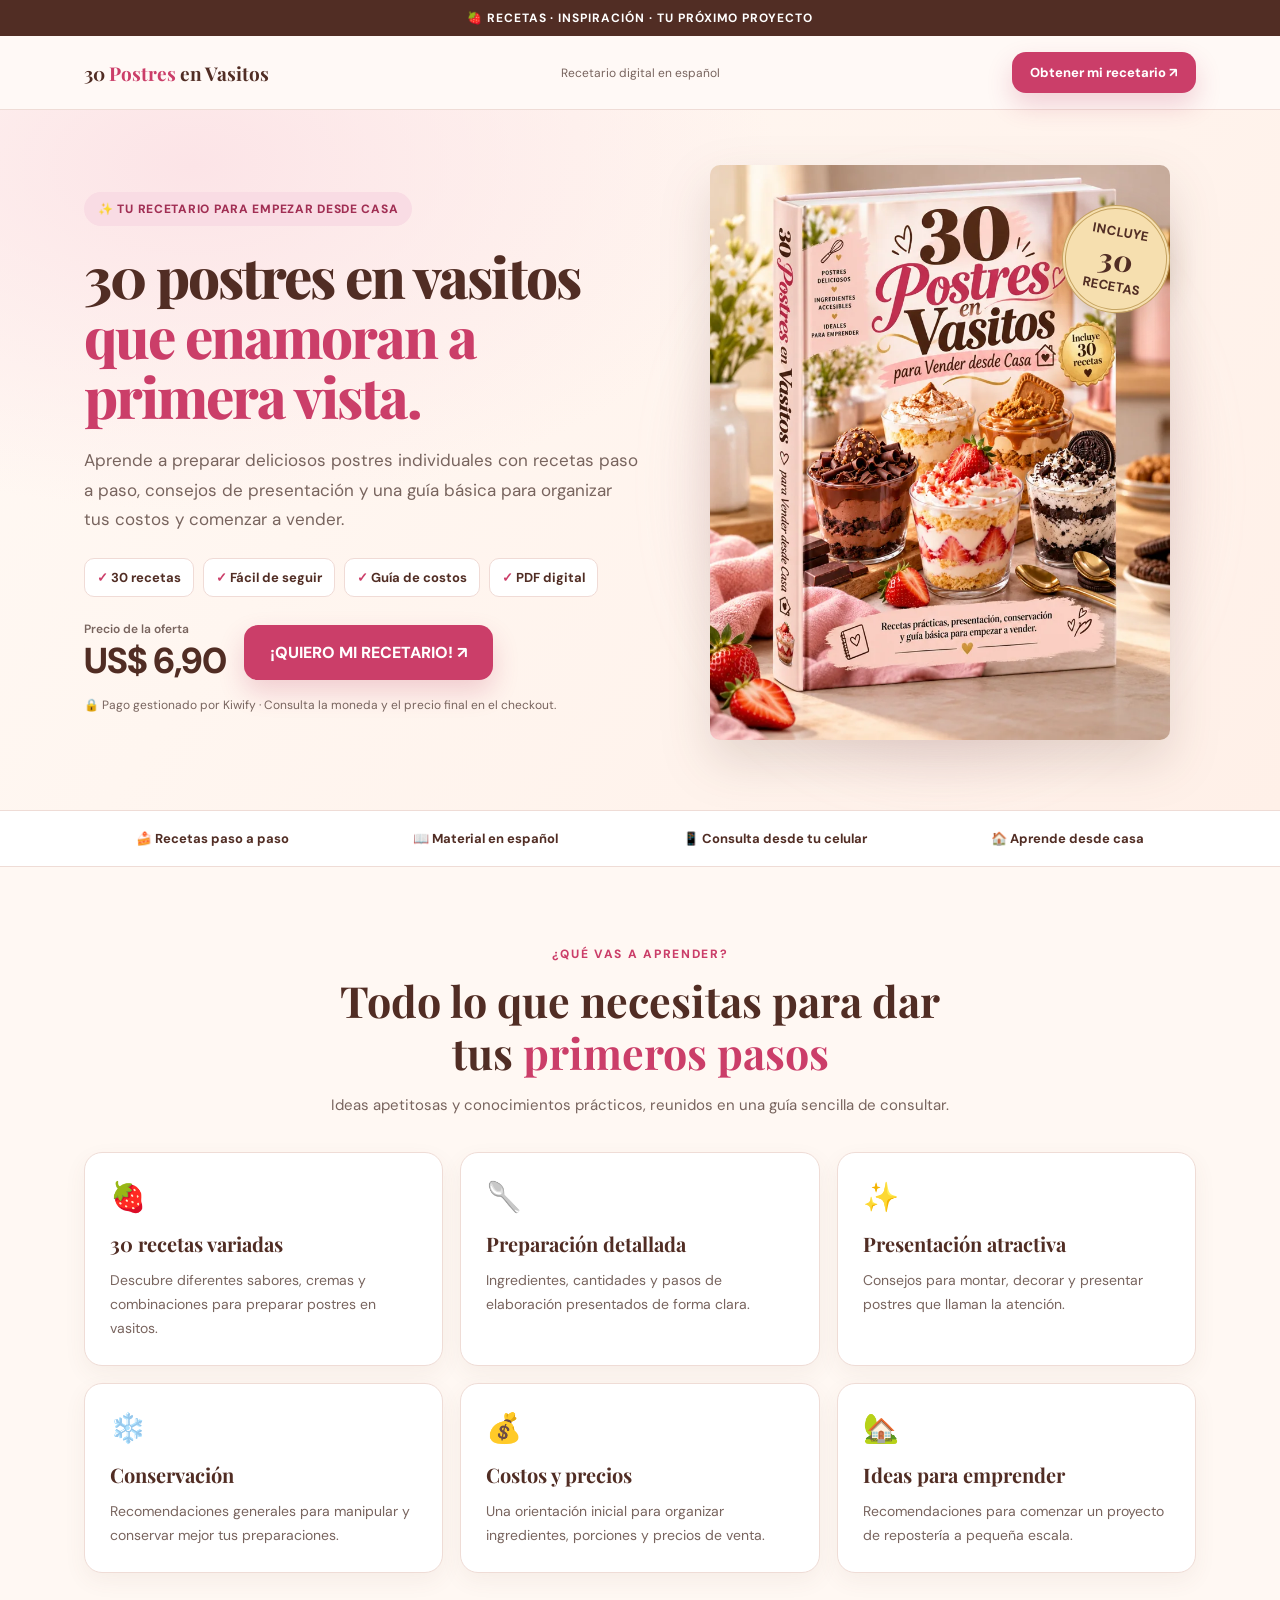
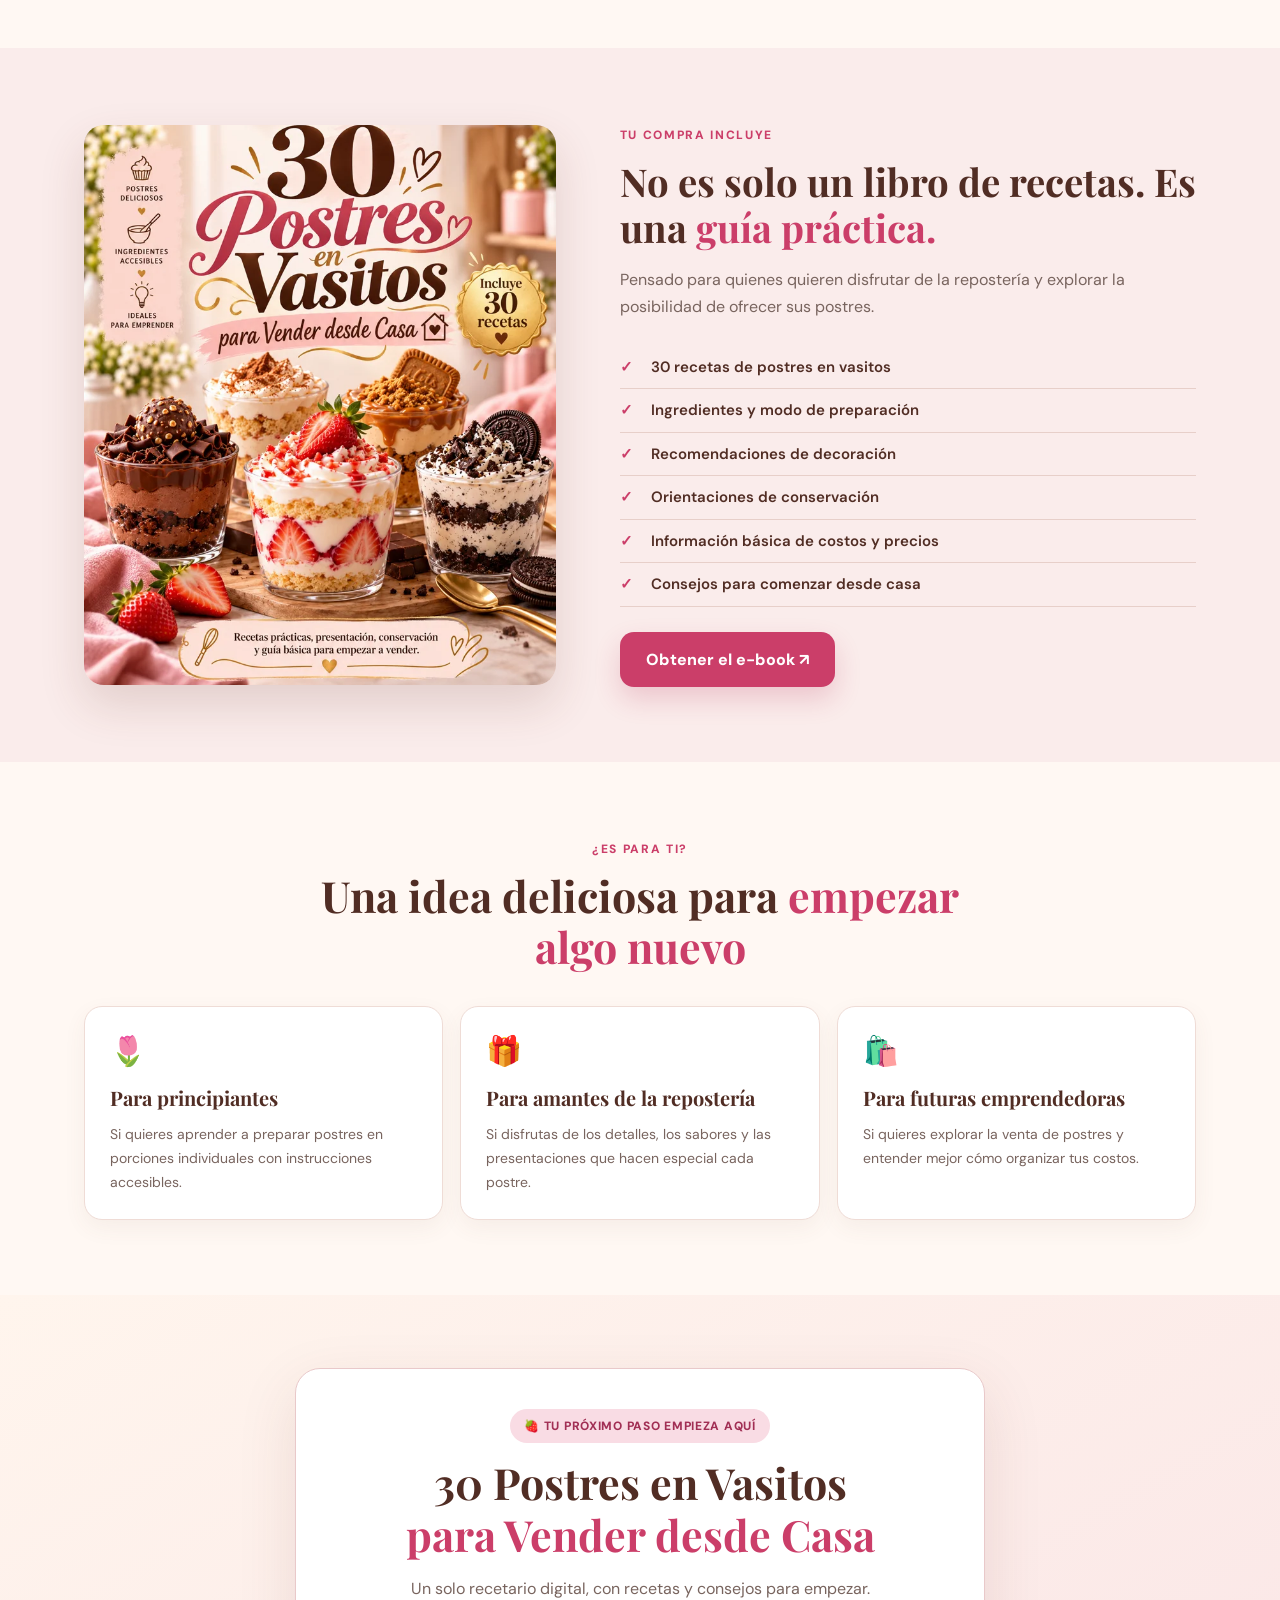
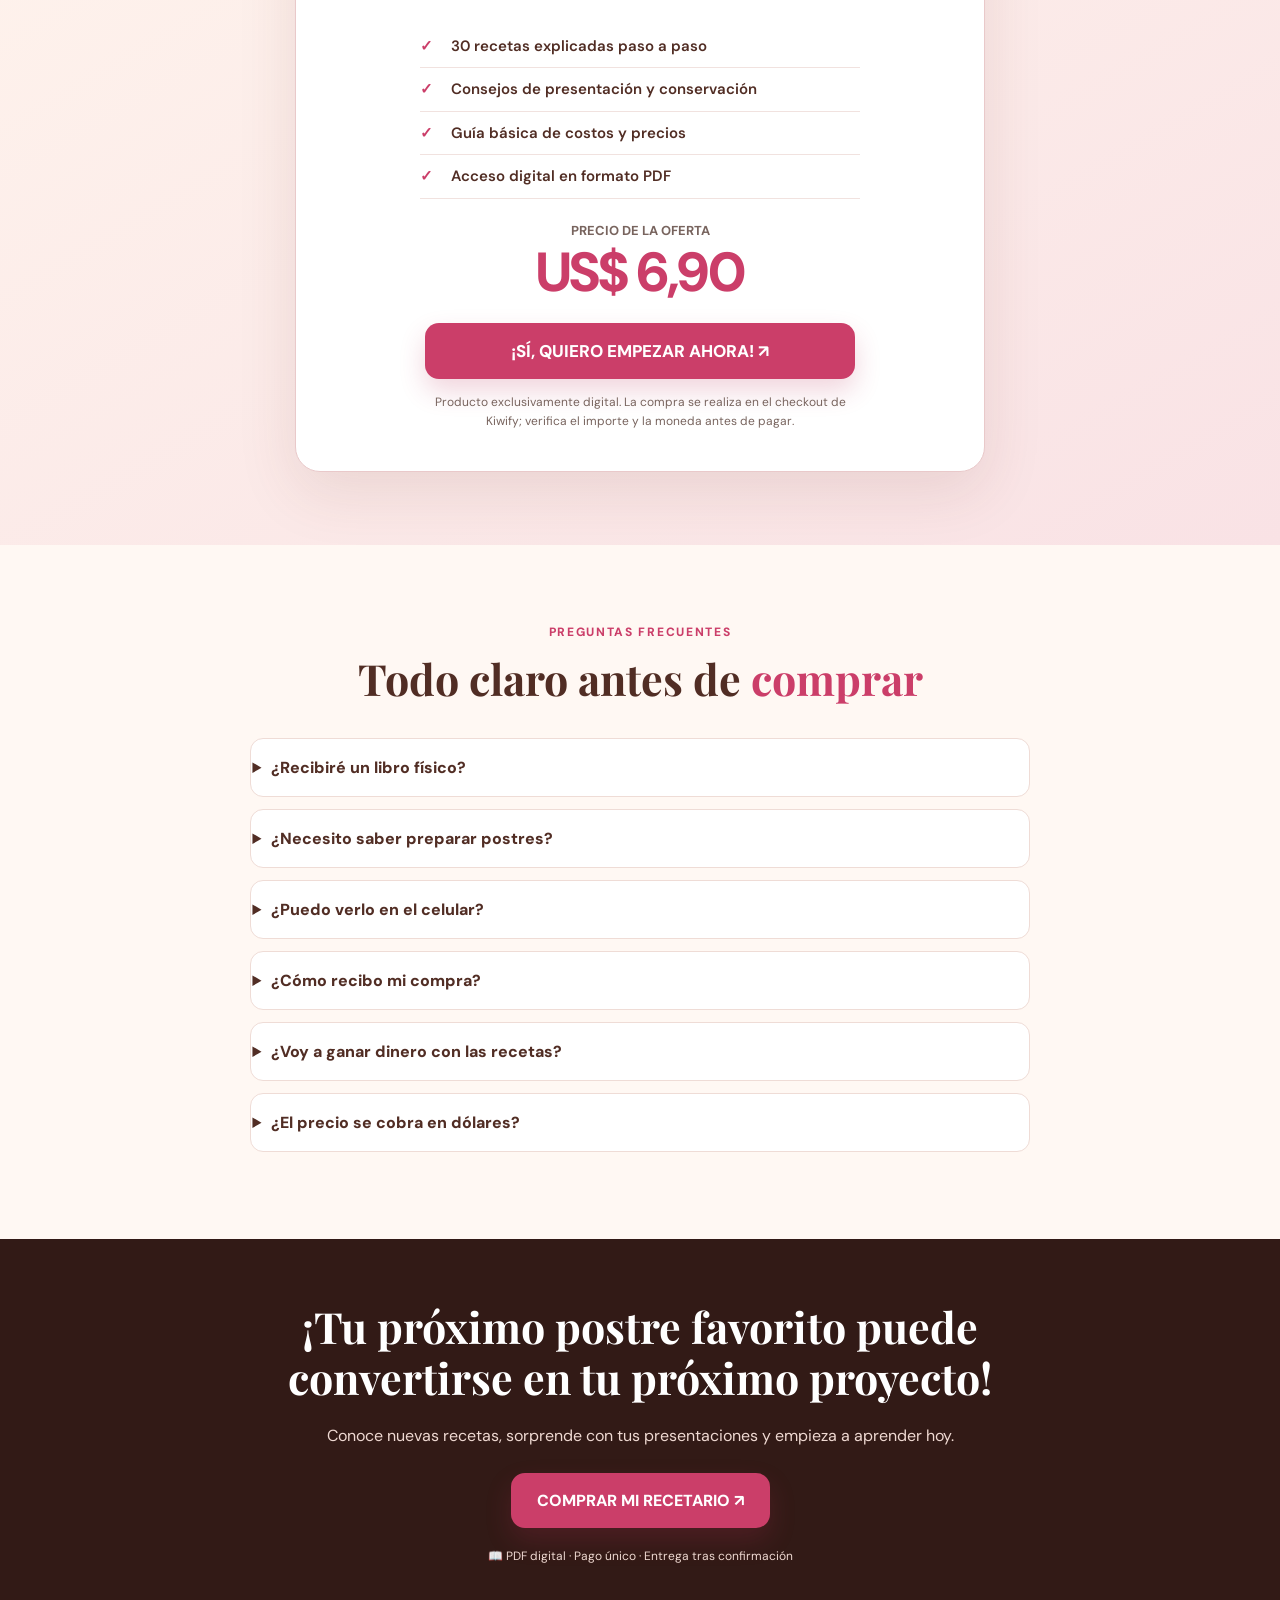
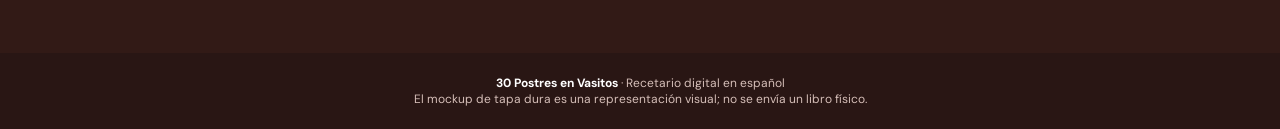
<file: index.html>
<!doctype html>
<html lang="es">
<head>
<meta charset="utf-8"/><meta name="viewport" content="width=device-width,initial-scale=1"/>
  
<meta name="description" content="Descubre 30 recetas de postres en vasitos con consejos de presentación, conservación y una guía práctica de costos para empezar desde casa."/>
<meta name="theme-color" content="#fff8f3"/>
  <!-- Meta Pixel Code -->
<script>
!function(f,b,e,v,n,t,s)
{if(f.fbq)return;n=f.fbq=function(){n.callMethod?
n.callMethod.apply(n,arguments):n.queue.push(arguments)};
if(!f._fbq)f._fbq=n;n.push=n;n.loaded=!0;n.version='2.0';
n.queue=[];t=b.createElement(e);t.async=!0;
t.src=v;s=b.getElementsByTagName(e)[0];
s.parentNode.insertBefore(t,s)}(window, document,'script',
'https://connect.facebook.net/en_US/fbevents.js');
fbq('init', '29996554633268418');
fbq('track', 'PageView');
</script>
<noscript><img height="1" width="1" style="display:none"
src="https://www.facebook.com/tr?id=29996554633268418&ev=PageView&noscript=1"
/></noscript>
<!-- End Meta Pixel Code -->
<title>30 Postres en Vasitos | Recetario Digital</title>
<link rel="preconnect" href="https://fonts.googleapis.com"/><link rel="preconnect" href="https://fonts.gstatic.com" crossorigin/>
<link href="https://fonts.googleapis.com/css2?family=DM+Sans:wght@400;500;600;700;800&family=Playfair+Display:wght@500;600;700;800&display=swap" rel="stylesheet"/>
<link rel="stylesheet" href="style.css"/>
</head>
<body>
<div class="announcement">🍓 RECETAS · INSPIRACIÓN · TU PRÓXIMO PROYECTO</div>
<header class="topbar"><div class="wrap"><div class="brand">30 <em>Postres</em> en Vasitos</div><div class="tiny">Recetario digital en español</div><a class="btn smallbtn" href="https://pay.kiwify.com/Z6pDPes">Obtener mi recetario ↗</a></div></header>
<main>
<section class="hero"><div class="wrap herogrid"><div><span class="eyebrow">✨ TU RECETARIO PARA EMPEZAR DESDE CASA</span><h1>30 postres en vasitos <span>que enamoran a primera vista.</span></h1><p>Aprende a preparar deliciosos postres individuales con recetas paso a paso, consejos de presentación y una guía básica para organizar tus costos y comenzar a vender.</p><div class="checks"><span class="check"><b>✓</b> 30 recetas</span><span class="check"><b>✓</b> Fácil de seguir</span><span class="check"><b>✓</b> Guía de costos</span><span class="check"><b>✓</b> PDF digital</span></div><div class="pricebar"><div class="price"><small>Precio de la oferta</small>US$ 6,90</div><a class="btn" href="https://pay.kiwify.com/Z6pDPes">¡QUIERO MI RECETARIO! ↗</a></div><div class="micro">🔒 Pago gestionado por Kiwify · Consulta la moneda y el precio final en el checkout.</div></div><div class="product"><img alt="Mockup del e-book 30 Postres en Vasitos para Vender desde Casa" src="[data-uri]" fetchpriority="high"/><div class="floatseal">INCLUYE<strong>30</strong>RECETAS</div></div></div></section>
<div class="trust"><div class="wrap"><span>🍰 Recetas paso a paso</span><span>📖 Material en español</span><span>📱 Consulta desde tu celular</span><span>🏠 Aprende desde casa</span></div></div>
<section class="content"><div class="wrap"><div class="sectionhead"><span class="kicker">¿QUÉ VAS A APRENDER?</span><h2>Todo lo que necesitas para dar tus <span class="accent">primeros pasos</span></h2><p>Ideas apetitosas y conocimientos prácticos, reunidos en una guía sencilla de consultar.</p></div><div class="cards"><article class="card"><div class="symbol">🍓</div><h3>30 recetas variadas</h3><p>Descubre diferentes sabores, cremas y combinaciones para preparar postres en vasitos.</p></article><article class="card"><div class="symbol">🥄</div><h3>Preparación detallada</h3><p>Ingredientes, cantidades y pasos de elaboración presentados de forma clara.</p></article><article class="card"><div class="symbol">✨</div><h3>Presentación atractiva</h3><p>Consejos para montar, decorar y presentar postres que llaman la atención.</p></article><article class="card"><div class="symbol">❄️</div><h3>Conservación</h3><p>Recomendaciones generales para manipular y conservar mejor tus preparaciones.</p></article><article class="card"><div class="symbol">💰</div><h3>Costos y precios</h3><p>Una orientación inicial para organizar ingredientes, porciones y precios de venta.</p></article><article class="card"><div class="symbol">🏡</div><h3>Ideas para emprender</h3><p>Recomendaciones para comenzar un proyecto de repostería a pequeña escala.</p></article></div></div></section>
<section class="content blush"><div class="wrap twocol"><div><img class="coverphoto" src="[data-uri]" alt="Portada oficial del recetario de 30 postres en vasitos" loading="lazy"/></div><div><span class="kicker">TU COMPRA INCLUYE</span><h2 style="font:700 clamp(29px,3vw,42px)/1.2 'Playfair Display',serif;margin:14px 0">No es solo un libro de recetas. Es una <span class="accent">guía práctica.</span></h2><p style="line-height:1.7;color:var(--muted)">Pensado para quienes quieren disfrutar de la repostería y explorar la posibilidad de ofrecer sus postres.</p><ul class="list"><li>30 recetas de postres en vasitos</li><li>Ingredientes y modo de preparación</li><li>Recomendaciones de decoración</li><li>Orientaciones de conservación</li><li>Información básica de costos y precios</li><li>Consejos para comenzar desde casa</li></ul><a class="btn" href="https://pay.kiwify.com/Z6pDPes">Obtener el e-book ↗</a></div></div></section>
<section class="content"><div class="wrap"><div class="sectionhead"><span class="kicker">¿ES PARA TI?</span><h2>Una idea deliciosa para <span class="accent">empezar algo nuevo</span></h2></div><div class="cards"><div class="card"><div class="symbol">🌷</div><h3>Para principiantes</h3><p>Si quieres aprender a preparar postres en porciones individuales con instrucciones accesibles.</p></div><div class="card"><div class="symbol">🎁</div><h3>Para amantes de la repostería</h3><p>Si disfrutas de los detalles, los sabores y las presentaciones que hacen especial cada postre.</p></div><div class="card"><div class="symbol">🛍️</div><h3>Para futuras emprendedoras</h3><p>Si quieres explorar la venta de postres y entender mejor cómo organizar tus costos.</p></div></div></div></section>
<section class="sales" id="oferta"><div class="wrap"><div class="deal"><span class="eyebrow">🍓 TU PRÓXIMO PASO EMPIEZA AQUÍ</span><h2>30 Postres en Vasitos<br/><span class="accent">para Vender desde Casa</span></h2><p style="color:var(--muted);line-height:1.6">Un solo recetario digital, con recetas y consejos para empezar.</p><ul class="list"><li>30 recetas explicadas paso a paso</li><li>Consejos de presentación y conservación</li><li>Guía básica de costos y precios</li><li>Acceso digital en formato PDF</li></ul><div style="font-size:13px;color:var(--muted);font-weight:700">PRECIO DE LA OFERTA</div><div class="bigprice">US$ 6,90</div><a class="btn" href="https://pay.kiwify.com/Z6pDPes">¡SÍ, QUIERO EMPEZAR AHORA! ↗</a><div class="fineprint">Producto exclusivamente digital. La compra se realiza en el checkout de Kiwify; verifica el importe y la moneda antes de pagar.</div></div></div></section>
<section class="content"><div class="wrap"><div class="sectionhead"><span class="kicker">PREGUNTAS FRECUENTES</span><h2>Todo claro antes de <span class="accent">comprar</span></h2></div><div class="faq"><details><summary>¿Recibiré un libro físico?</summary><p>No. Es un e-book digital en formato PDF. El libro impreso que aparece en las imágenes es un mockup ilustrativo.</p></details><details><summary>¿Necesito saber preparar postres?</summary><p>No necesitas experiencia avanzada. El recetario está pensado para personas que desean comenzar y seguir recetas paso a paso.</p></details><details><summary>¿Puedo verlo en el celular?</summary><p>Sí, puedes abrir el PDF en un teléfono, tableta o computadora compatible.</p></details><details><summary>¿Cómo recibo mi compra?</summary><p>El acceso digital se proporciona después de la confirmación del pago, mediante el procedimiento indicado por la plataforma.</p></details><details><summary>¿Voy a ganar dinero con las recetas?</summary><p>El e-book ofrece ideas y orientación para empezar. No garantiza ingresos ni ventas; los resultados dependen de tus costos, práctica, clientes y circunstancias.</p></details><details><summary>¿El precio se cobra en dólares?</summary><p>El importe mostrado es el precio promocional de referencia. Verifica en el checkout la moneda, el valor final y los medios de pago disponibles en tu país.</p></details></div></div></section>
<section class="final"><h2>¡Tu próximo postre favorito puede convertirse en tu próximo proyecto!</h2><p>Conoce nuevas recetas, sorprende con tus presentaciones y empieza a aprender hoy.</p><a class="btn" href="https://pay.kiwify.com/Z6pDPes">COMPRAR MI RECETARIO ↗</a><p style="font-size:12px;margin-top:18px">📖 PDF digital · Pago único · Entrega tras confirmación</p></section>
</main><footer class="footer"><strong>30 Postres en Vasitos</strong> · Recetario digital en español<br/>El mockup de tapa dura es una representación visual; no se envía un libro físico.</footer>
<div class="fixedcta"><span>US$ 6,90</span><a class="btn" href="https://pay.kiwify.com/Z6pDPes">COMPRAR AHORA ↗</a></div>
</body></html>
</file>
<file: style.css>
:root{--chocolate:#512d24;--pink:#cb3e69;--rose:#f9d9df;--cream:#fff8f3;--gold:#c79e54;--muted:#78645e;--line:#efdcd6;--dark:#321a16}*{box-sizing:border-box}html{scroll-behavior:smooth}body{margin:0;color:var(--chocolate);background:var(--cream);font-family:'DM Sans',Arial,sans-serif;-webkit-font-smoothing:antialiased}a{text-decoration:none;color:inherit}button{font:inherit}img{display:block;max-width:100%}.wrap{max-width:1160px;margin:auto;padding:0 24px}.announcement{background:var(--chocolate);color:#fff;text-align:center;padding:10px;font-size:12px;font-weight:700;letter-spacing:.08em}.topbar{background:#fffaf7dd;border-bottom:1px solid var(--line)}.topbar .wrap{display:flex;justify-content:space-between;align-items:center;gap:20px;padding-top:16px;padding-bottom:16px}.brand{font:700 19px 'Playfair Display',Georgia,serif}.brand em{color:var(--pink);font-style:normal}.topbar .tiny{font-size:12px;color:var(--muted)}.btn{display:inline-flex;gap:10px;align-items:center;justify-content:center;text-align:center;border-radius:14px;background:var(--pink);color:white;font-weight:800;padding:17px 26px;box-shadow:0 12px 27px #b72b5633;transition:transform .18s,background .18s;border:0;cursor:pointer}.btn:hover{transform:translateY(-2px);background:#b62c58}.btn:focus-visible{outline:3px solid var(--gold);outline-offset:4px}.btn.secondary{background:white;color:var(--chocolate);border:1px solid var(--line);box-shadow:none}.smallbtn{font-size:13px;padding:12px 18px}.hero{background:radial-gradient(ellipse at 15% 8%,#fce4e7,transparent 38%),linear-gradient(125deg,#fff9f4,#fff0e8);padding:55px 0 70px;overflow:hidden}.herogrid{display:grid;grid-template-columns:1fr .92fr;align-items:center;gap:45px}.eyebrow{display:inline-block;color:#a12f54;background:#f9dce4;padding:9px 14px;border-radius:99px;font-size:12px;font-weight:800;letter-spacing:.06em}.hero h1{font:800 clamp(37px,4.4vw,64px)/1.07 'Playfair Display',Georgia,serif;letter-spacing:-.035em;margin:20px 0}.hero h1 span,.accent{color:var(--pink)}.hero p{font-size:17px;line-height:1.73;color:var(--muted);max-width:570px;margin:0 0 21px}.checks{display:flex;gap:9px;flex-wrap:wrap;margin:24px 0}.check{background:#fff;border:1px solid #f0dbd6;border-radius:10px;padding:10px 12px;font-size:13px;font-weight:700}.check b{color:var(--pink)}.pricebar{display:flex;align-items:center;gap:18px;flex-wrap:wrap}.price{font-weight:800;font-size:36px;letter-spacing:-1px}.price small{font-size:12px;display:block;letter-spacing:0;color:var(--muted);font-weight:600}.micro{color:var(--muted);font-size:12px;margin-top:13px}.product{position:relative;margin:auto;max-width:460px}.product:before{content:'';position:absolute;inset:14% 6% 3%;background:#e5bdc4;filter:blur(48px);opacity:.65;border-radius:50%}.product img{position:relative;max-height:590px;width:auto;max-width:100%;margin:auto;border-radius:10px;filter:drop-shadow(0 21px 25px #47261926)}.floatseal{position:absolute;right:0;top:7%;border-radius:50%;height:108px;width:108px;background:#f6dfaf;display:flex;flex-direction:column;justify-content:center;text-align:center;box-shadow:0 8px 30px #67471b30;border:4px double #c6a462;transform:rotate(10deg);font-weight:800;font-size:13px}.floatseal strong{font:800 29px 'Playfair Display',serif}.trust{background:#fff;border-block:1px solid var(--line)}.trust .wrap{display:flex;justify-content:space-around;gap:20px;flex-wrap:wrap;padding-top:19px;padding-bottom:19px}.trust span{font-weight:700;font-size:13px}section.content{padding:75px 0}.sectionhead{max-width:650px;margin:0 auto 33px;text-align:center}.kicker{font-weight:800;color:var(--pink);font-size:12px;letter-spacing:.14em;text-transform:uppercase}.sectionhead h2,.sales h2,.final h2{font:700 clamp(29px,3.4vw,43px)/1.2 'Playfair Display',serif;margin:12px 0}.sectionhead p{color:var(--muted);line-height:1.7;font-size:15px}.cards{display:grid;grid-template-columns:repeat(3,1fr);gap:17px}.card{background:white;border:1px solid var(--line);padding:25px;border-radius:18px;box-shadow:0 8px 22px #754d3910}.symbol{font-size:29px;margin-bottom:14px}.card h3{font:700 20px 'Playfair Display',serif;margin:0 0 11px}.card p{color:var(--muted);font-size:14px;line-height:1.72;margin:0}.blush{background:#faeceb}.twocol{display:grid;grid-template-columns:.9fr 1.1fr;gap:64px;align-items:center}.coverphoto{border-radius:20px;width:100%;max-height:560px;object-fit:cover;object-position:center;box-shadow:0 20px 45px #6d38292a}.list{list-style:none;padding:0;margin:25px 0}.list li{padding:10px 0 10px 31px;position:relative;border-bottom:1px solid #e7cfc9;line-height:1.5;font-weight:600;font-size:15px}.list li:before{content:'✓';position:absolute;left:0;top:10px;color:var(--pink);font-weight:900}.sales{padding:73px 0;background:linear-gradient(150deg,#fff5ed,#f9e2e5)}.deal{max-width:690px;margin:auto;background:#fff;border-radius:25px;border:1px solid #e9c9ca;box-shadow:0 20px 60px #6d38291d;text-align:center;padding:40px 35px}.deal h2{margin:14px 0}.deal .list{text-align:left;max-width:440px;margin:23px auto}.deal .list li{border-color:#f1e2df}.bigprice{font-size:55px;color:var(--pink);font-weight:800;letter-spacing:-2px;line-height:1.2}.deal .btn{width:100%;max-width:430px;margin:18px auto 0;font-size:17px}.fineprint{font-size:12px;line-height:1.6;color:var(--muted);margin:14px auto 0;max-width:420px}.faq{max-width:780px;margin:0 auto}.faq details{background:white;border:1px solid var(--line);border-radius:13px;padding:18px 20px;margin-bottom:12px}.faq summary{cursor:pointer;font-weight:800;list-style-position:outside}.faq p{font-size:14px;color:var(--muted);line-height:1.7;margin-bottom:2px}.final{background:var(--dark);color:white;text-align:center;padding:62px 20px}.final h2{max-width:750px;margin:0 auto 18px}.final p{color:#efd9d2;max-width:640px;margin:0 auto 24px;line-height:1.7}.footer{background:#291614;color:#d5beb8;text-align:center;padding:22px;font-size:12px}.footer a{text-decoration:underline}.fixedcta{display:none}.footer strong{color:#fff}@media(max-width:790px){.herogrid,.twocol{grid-template-columns:1fr}.hero{padding:38px 0 45px}.herogrid{gap:18px}.hero h1{font-size:39px}.hero p{font-size:15px}.product{max-width:380px}.product img{max-height:460px}.cards{grid-template-columns:1fr 1fr}.twocol{gap:30px}.coverphoto{max-height:410px;object-position:center 45%}}@media(max-width:540px){.wrap{padding:0 19px}.topbar .tiny{display:none}.topbar .wrap{padding-top:13px;padding-bottom:13px}.hero h1{font-size:36px}.hero .btn{width:100%}.pricebar{display:block}.price{margin-bottom:14px}.product{max-width:310px}.floatseal{height:87px;width:87px;font-size:11px}.floatseal strong{font-size:23px}.trust .wrap{justify-content:center;gap:13px}.trust span{font-size:12px}section.content{padding:53px 0}.cards{grid-template-columns:1fr}.deal{padding:30px 20px}.bigprice{font-size:47px}.final{padding:54px 20px}.fixedcta{display:flex;position:fixed;bottom:0;left:0;right:0;z-index:30;background:#fffaf5f2;border-top:1px solid var(--line);padding:10px 14px;align-items:center;justify-content:space-between;gap:8px;backdrop-filter:blur(14px)}.fixedcta span{font-weight:800;font-size:16px}.fixedcta .btn{font-size:13px;padding:12px 16px}.footer{padding-bottom:85px}}
@media(prefers-reduced-motion:reduce){html{scroll-behavior:auto}.btn{transition:none}}
</file>
